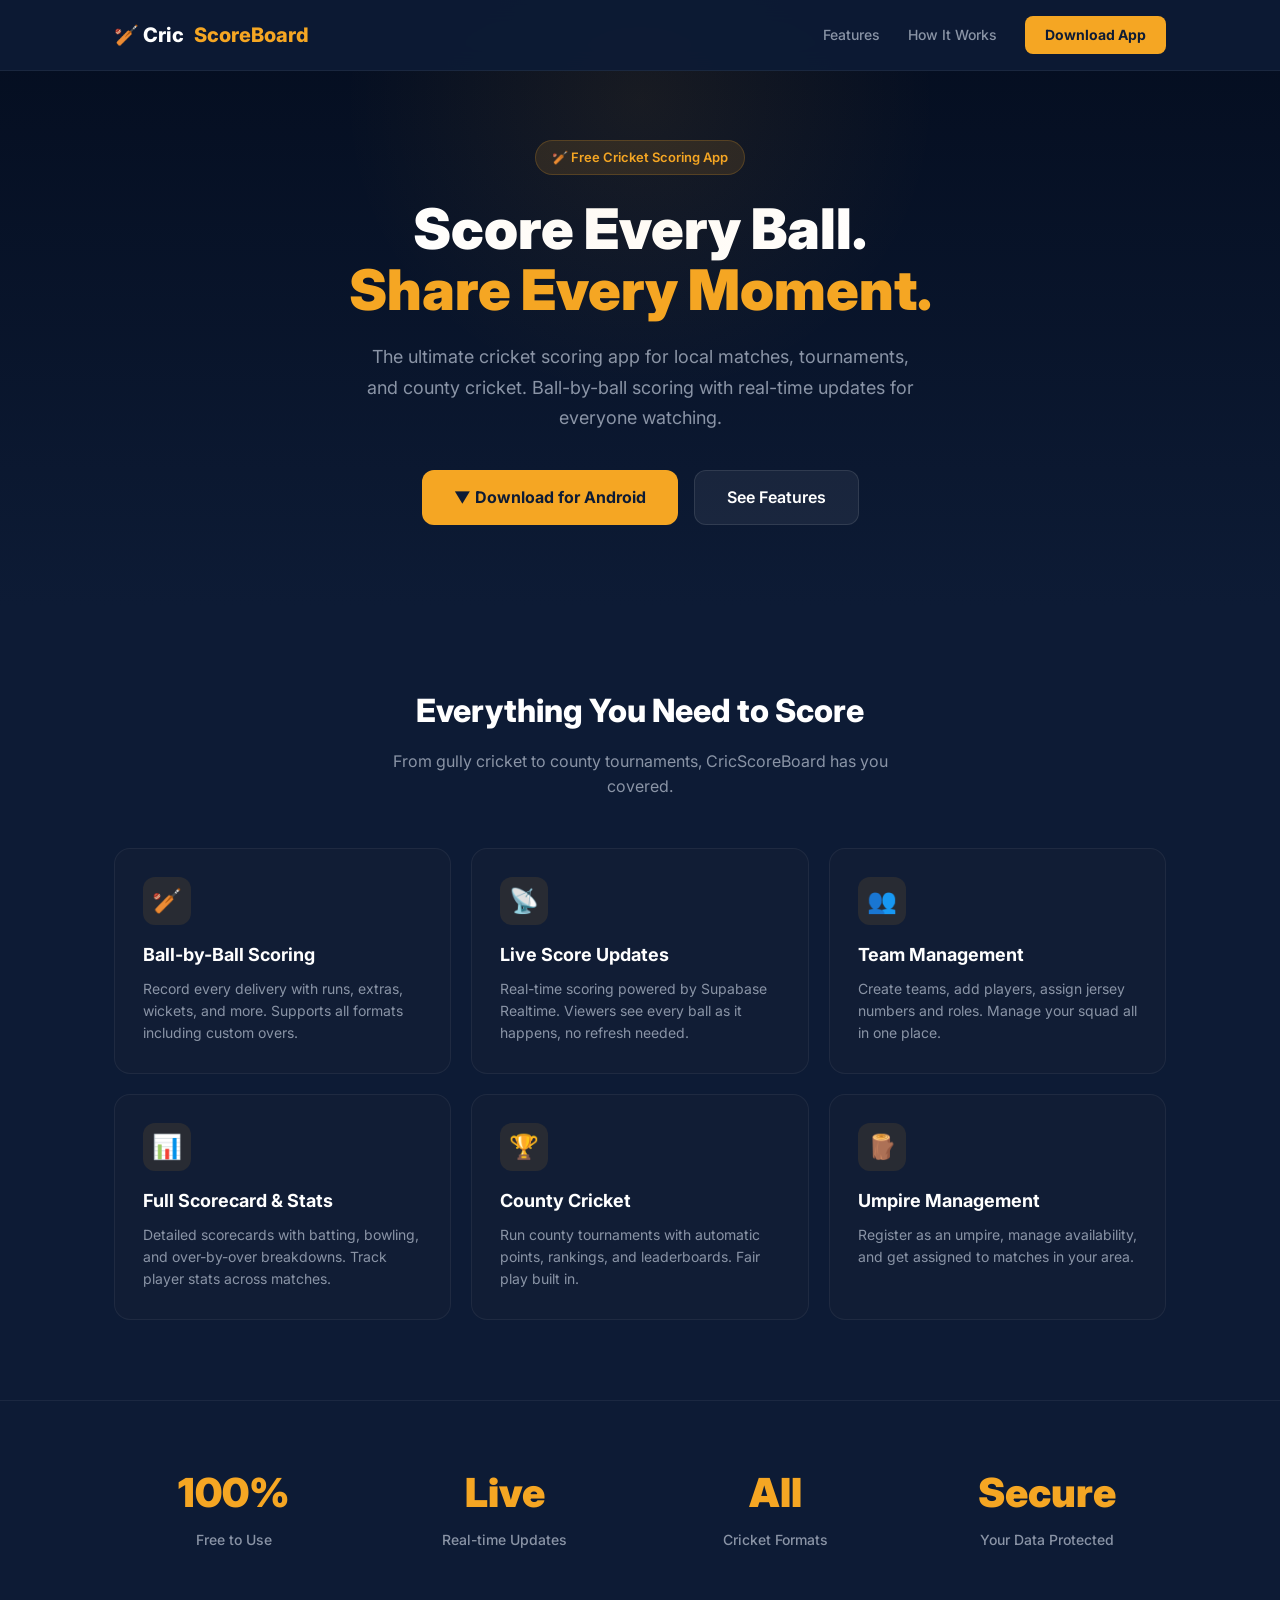
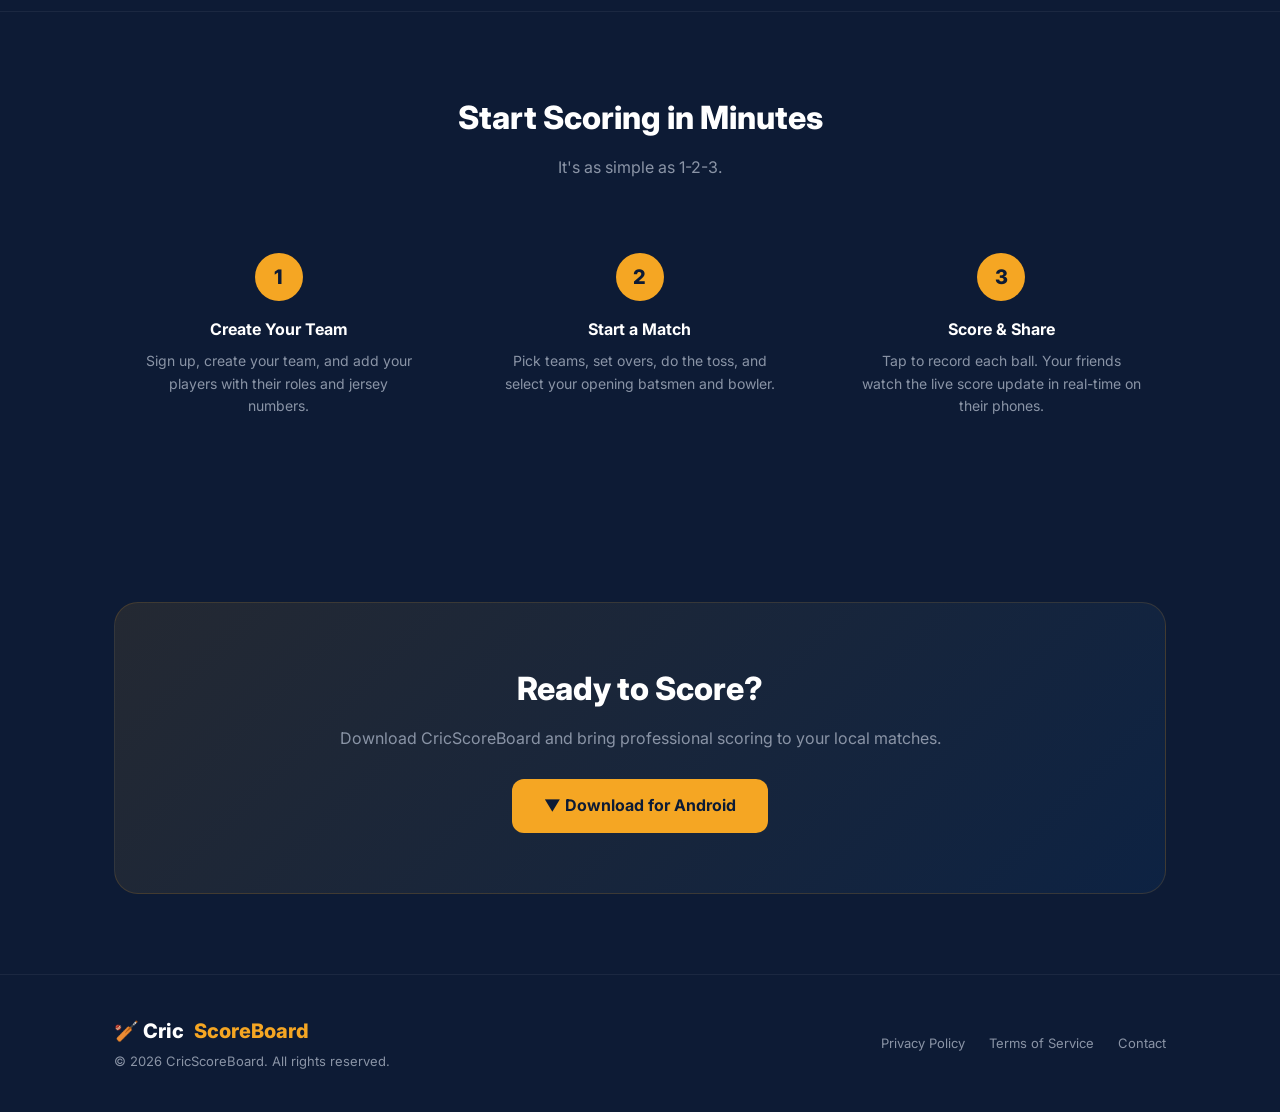
<file: index.html>
<!DOCTYPE html>
<html lang="en">
<head>
  <meta charset="UTF-8">
  <meta name="viewport" content="width=device-width, initial-scale=1.0">
  <title>CricScoreBoard - Live Cricket Scoring App</title>
  <meta name="description" content="Score cricket matches ball-by-ball, manage teams, track stats, and share live scores with CricScoreBoard.">
  <link rel="preconnect" href="https://fonts.googleapis.com">
  <link href="https://fonts.googleapis.com/css2?family=Inter:wght@400;500;600;700;800;900&display=swap" rel="stylesheet">
  <link rel="stylesheet" href="style.css">
  <link rel="icon" href="data:image/svg+xml,<svg xmlns='http://www.w3.org/2000/svg' viewBox='0 0 100 100'><text y='.9em' font-size='90'>&#127951;</text></svg>">
</head>
<body>

  <!-- Navigation -->
  <nav>
    <div class="container">
      <a href="/" class="nav-logo">&#127951; Cric<span>ScoreBoard</span></a>
      <div class="nav-links">
        <a href="#features">Features</a>
        <a href="#how-it-works">How It Works</a>
        <a href="#download" class="btn-download">Download App</a>
      </div>
    </div>
  </nav>

  <!-- Hero -->
  <section class="hero">
    <div class="container">
      <div class="hero-badge">&#127951; Free Cricket Scoring App</div>
      <h1>Score Every Ball.<br><span class="highlight">Share Every Moment.</span></h1>
      <p>The ultimate cricket scoring app for local matches, tournaments, and county cricket. Ball-by-ball scoring with real-time updates for everyone watching.</p>
      <div class="hero-buttons">
        <a href="#download" class="btn-primary">&#9660; Download for Android</a>
        <a href="#features" class="btn-secondary">See Features</a>
      </div>
    </div>
  </section>

  <!-- Features -->
  <section class="features" id="features">
    <div class="container">
      <div class="section-title">
        <h2>Everything You Need to Score</h2>
        <p>From gully cricket to county tournaments, CricScoreBoard has you covered.</p>
      </div>
      <div class="features-grid">
        <div class="feature-card">
          <div class="feature-icon">&#127951;</div>
          <h3>Ball-by-Ball Scoring</h3>
          <p>Record every delivery with runs, extras, wickets, and more. Supports all formats including custom overs.</p>
        </div>
        <div class="feature-card">
          <div class="feature-icon">&#128225;</div>
          <h3>Live Score Updates</h3>
          <p>Real-time scoring powered by Supabase Realtime. Viewers see every ball as it happens, no refresh needed.</p>
        </div>
        <div class="feature-card">
          <div class="feature-icon">&#128101;</div>
          <h3>Team Management</h3>
          <p>Create teams, add players, assign jersey numbers and roles. Manage your squad all in one place.</p>
        </div>
        <div class="feature-card">
          <div class="feature-icon">&#128202;</div>
          <h3>Full Scorecard & Stats</h3>
          <p>Detailed scorecards with batting, bowling, and over-by-over breakdowns. Track player stats across matches.</p>
        </div>
        <div class="feature-card">
          <div class="feature-icon">&#127942;</div>
          <h3>County Cricket</h3>
          <p>Run county tournaments with automatic points, rankings, and leaderboards. Fair play built in.</p>
        </div>
        <div class="feature-card">
          <div class="feature-icon">&#129717;</div>
          <h3>Umpire Management</h3>
          <p>Register as an umpire, manage availability, and get assigned to matches in your area.</p>
        </div>
      </div>
    </div>
  </section>

  <!-- Stats -->
  <section class="stats">
    <div class="container">
      <div class="stats-grid">
        <div class="stat-item">
          <h3>100%</h3>
          <p>Free to Use</p>
        </div>
        <div class="stat-item">
          <h3>Live</h3>
          <p>Real-time Updates</p>
        </div>
        <div class="stat-item">
          <h3>All</h3>
          <p>Cricket Formats</p>
        </div>
        <div class="stat-item">
          <h3>Secure</h3>
          <p>Your Data Protected</p>
        </div>
      </div>
    </div>
  </section>

  <!-- How it Works -->
  <section class="how-it-works" id="how-it-works">
    <div class="container">
      <div class="section-title">
        <h2>Start Scoring in Minutes</h2>
        <p>It's as simple as 1-2-3.</p>
      </div>
      <div class="steps">
        <div class="step">
          <div class="step-number">1</div>
          <h3>Create Your Team</h3>
          <p>Sign up, create your team, and add your players with their roles and jersey numbers.</p>
        </div>
        <div class="step">
          <div class="step-number">2</div>
          <h3>Start a Match</h3>
          <p>Pick teams, set overs, do the toss, and select your opening batsmen and bowler.</p>
        </div>
        <div class="step">
          <div class="step-number">3</div>
          <h3>Score & Share</h3>
          <p>Tap to record each ball. Your friends watch the live score update in real-time on their phones.</p>
        </div>
      </div>
    </div>
  </section>

  <!-- CTA / Download -->
  <section class="cta" id="download">
    <div class="container">
      <div class="cta-box">
        <h2>Ready to Score?</h2>
        <p>Download CricScoreBoard and bring professional scoring to your local matches.</p>
        <a href="#" class="btn-primary">&#9660; Download for Android</a>
      </div>
    </div>
  </section>

  <!-- Footer -->
  <footer>
    <div class="container">
      <div class="footer-left">
        <a href="/" class="nav-logo">&#127951; Cric<span>ScoreBoard</span></a>
        <p>&copy; 2026 CricScoreBoard. All rights reserved.</p>
      </div>
      <div class="footer-links">
        <a href="privacy.html">Privacy Policy</a>
        <a href="terms.html">Terms of Service</a>
        <a href="mailto:support@cricscoreboard.com">Contact</a>
      </div>
    </div>
  </footer>

</body>
</html>
</file>
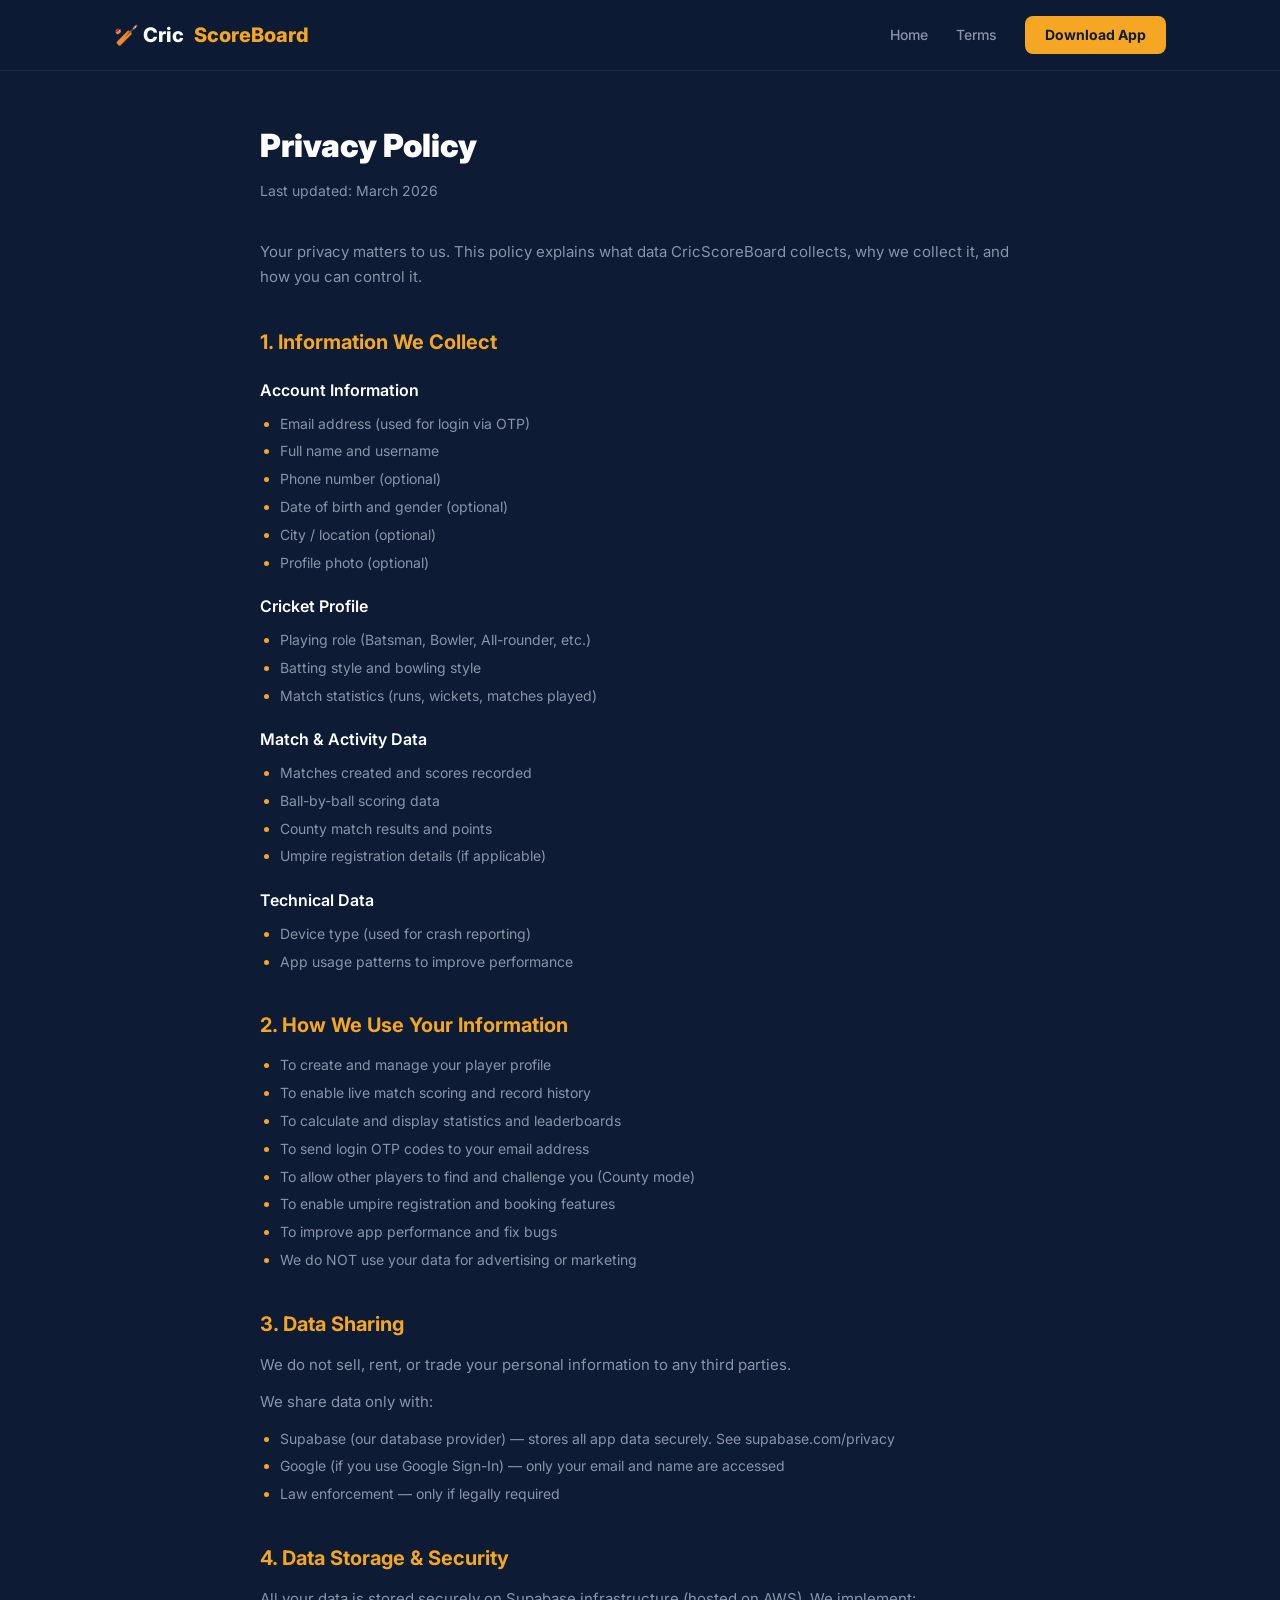
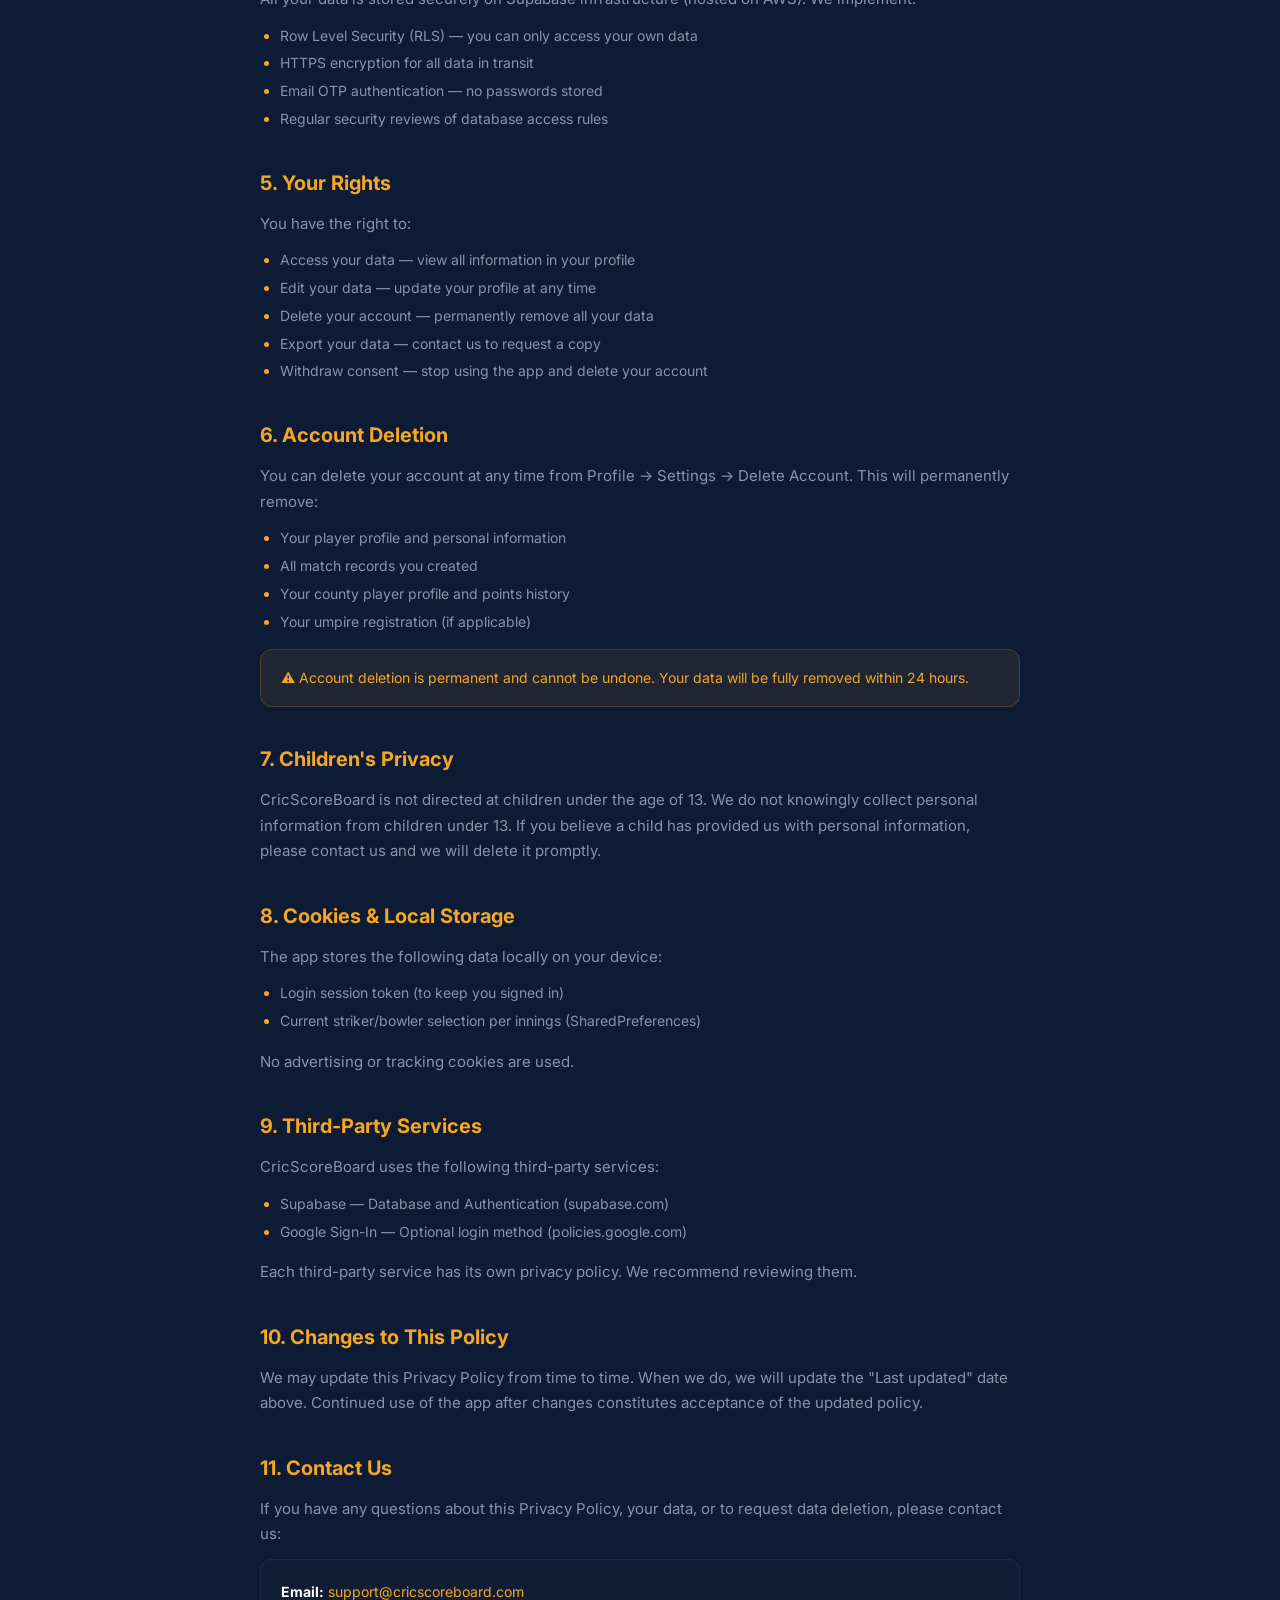
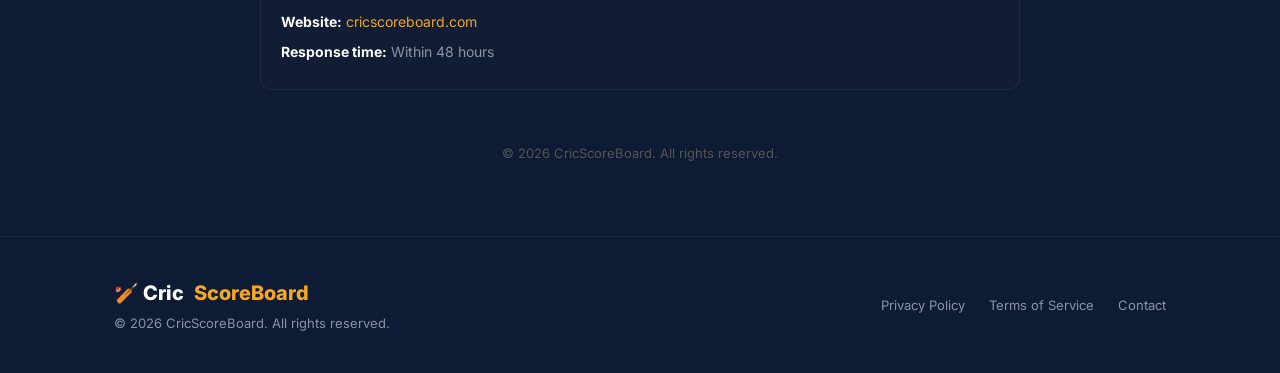
<file: privacy.html>
<!DOCTYPE html>
<html lang="en">
<head>
  <meta charset="UTF-8">
  <meta name="viewport" content="width=device-width, initial-scale=1.0">
  <title>Privacy Policy - CricScoreBoard</title>
  <meta name="description" content="CricScoreBoard Privacy Policy - How we collect, use, and protect your data.">
  <link rel="preconnect" href="https://fonts.googleapis.com">
  <link href="https://fonts.googleapis.com/css2?family=Inter:wght@400;500;600;700;800;900&display=swap" rel="stylesheet">
  <link rel="stylesheet" href="style.css">
  <link rel="icon" href="data:image/svg+xml,<svg xmlns='http://www.w3.org/2000/svg' viewBox='0 0 100 100'><text y='.9em' font-size='90'>&#127951;</text></svg>">
</head>
<body>

  <!-- Navigation -->
  <nav>
    <div class="container">
      <a href="/" class="nav-logo">&#127951; Cric<span>ScoreBoard</span></a>
      <div class="nav-links">
        <a href="/">Home</a>
        <a href="terms.html">Terms</a>
        <a href="#" class="btn-download">Download App</a>
      </div>
    </div>
  </nav>

  <!-- Content -->
  <div class="legal-page container">
    <h1>Privacy Policy</h1>
    <p class="updated">Last updated: March 2026</p>
    <p>Your privacy matters to us. This policy explains what data CricScoreBoard collects, why we collect it, and how you can control it.</p>

    <h2>1. Information We Collect</h2>

    <h3>Account Information</h3>
    <ul>
      <li>Email address (used for login via OTP)</li>
      <li>Full name and username</li>
      <li>Phone number (optional)</li>
      <li>Date of birth and gender (optional)</li>
      <li>City / location (optional)</li>
      <li>Profile photo (optional)</li>
    </ul>

    <h3>Cricket Profile</h3>
    <ul>
      <li>Playing role (Batsman, Bowler, All-rounder, etc.)</li>
      <li>Batting style and bowling style</li>
      <li>Match statistics (runs, wickets, matches played)</li>
    </ul>

    <h3>Match &amp; Activity Data</h3>
    <ul>
      <li>Matches created and scores recorded</li>
      <li>Ball-by-ball scoring data</li>
      <li>County match results and points</li>
      <li>Umpire registration details (if applicable)</li>
    </ul>

    <h3>Technical Data</h3>
    <ul>
      <li>Device type (used for crash reporting)</li>
      <li>App usage patterns to improve performance</li>
    </ul>

    <h2>2. How We Use Your Information</h2>
    <ul>
      <li>To create and manage your player profile</li>
      <li>To enable live match scoring and record history</li>
      <li>To calculate and display statistics and leaderboards</li>
      <li>To send login OTP codes to your email address</li>
      <li>To allow other players to find and challenge you (County mode)</li>
      <li>To enable umpire registration and booking features</li>
      <li>To improve app performance and fix bugs</li>
      <li>We do NOT use your data for advertising or marketing</li>
    </ul>

    <h2>3. Data Sharing</h2>
    <p>We do not sell, rent, or trade your personal information to any third parties.</p>
    <p>We share data only with:</p>
    <ul>
      <li>Supabase (our database provider) &mdash; stores all app data securely. See supabase.com/privacy</li>
      <li>Google (if you use Google Sign-In) &mdash; only your email and name are accessed</li>
      <li>Law enforcement &mdash; only if legally required</li>
    </ul>

    <h2>4. Data Storage &amp; Security</h2>
    <p>All your data is stored securely on Supabase infrastructure (hosted on AWS). We implement:</p>
    <ul>
      <li>Row Level Security (RLS) &mdash; you can only access your own data</li>
      <li>HTTPS encryption for all data in transit</li>
      <li>Email OTP authentication &mdash; no passwords stored</li>
      <li>Regular security reviews of database access rules</li>
    </ul>

    <h2>5. Your Rights</h2>
    <p>You have the right to:</p>
    <ul>
      <li>Access your data &mdash; view all information in your profile</li>
      <li>Edit your data &mdash; update your profile at any time</li>
      <li>Delete your account &mdash; permanently remove all your data</li>
      <li>Export your data &mdash; contact us to request a copy</li>
      <li>Withdraw consent &mdash; stop using the app and delete your account</li>
    </ul>

    <h2>6. Account Deletion</h2>
    <p>You can delete your account at any time from Profile &rarr; Settings &rarr; Delete Account. This will permanently remove:</p>
    <ul>
      <li>Your player profile and personal information</li>
      <li>All match records you created</li>
      <li>Your county player profile and points history</li>
      <li>Your umpire registration (if applicable)</li>
    </ul>
    <div class="warning-box">
      <p>&#9888;&#65039; Account deletion is permanent and cannot be undone. Your data will be fully removed within 24 hours.</p>
    </div>

    <h2>7. Children's Privacy</h2>
    <p>CricScoreBoard is not directed at children under the age of 13. We do not knowingly collect personal information from children under 13. If you believe a child has provided us with personal information, please contact us and we will delete it promptly.</p>

    <h2>8. Cookies &amp; Local Storage</h2>
    <p>The app stores the following data locally on your device:</p>
    <ul>
      <li>Login session token (to keep you signed in)</li>
      <li>Current striker/bowler selection per innings (SharedPreferences)</li>
    </ul>
    <p>No advertising or tracking cookies are used.</p>

    <h2>9. Third-Party Services</h2>
    <p>CricScoreBoard uses the following third-party services:</p>
    <ul>
      <li>Supabase &mdash; Database and Authentication (supabase.com)</li>
      <li>Google Sign-In &mdash; Optional login method (policies.google.com)</li>
    </ul>
    <p>Each third-party service has its own privacy policy. We recommend reviewing them.</p>

    <h2>10. Changes to This Policy</h2>
    <p>We may update this Privacy Policy from time to time. When we do, we will update the "Last updated" date above. Continued use of the app after changes constitutes acceptance of the updated policy.</p>

    <h2>11. Contact Us</h2>
    <p>If you have any questions about this Privacy Policy, your data, or to request data deletion, please contact us:</p>
    <div class="contact-box">
      <p><strong>Email:</strong> <a href="mailto:support@cricscoreboard.com">support@cricscoreboard.com</a></p>
      <p><strong>Website:</strong> <a href="https://cricscoreboard.com">cricscoreboard.com</a></p>
      <p><strong>Response time:</strong> Within 48 hours</p>
    </div>

    <br><br>
    <p style="text-align:center; color: #555; font-size: 13px;">&copy; 2026 CricScoreBoard. All rights reserved.</p>
  </div>

  <!-- Footer -->
  <footer>
    <div class="container">
      <div class="footer-left">
        <a href="/" class="nav-logo">&#127951; Cric<span>ScoreBoard</span></a>
        <p>&copy; 2026 CricScoreBoard. All rights reserved.</p>
      </div>
      <div class="footer-links">
        <a href="privacy.html">Privacy Policy</a>
        <a href="terms.html">Terms of Service</a>
        <a href="mailto:support@cricscoreboard.com">Contact</a>
      </div>
    </div>
  </footer>

</body>
</html>
</file>
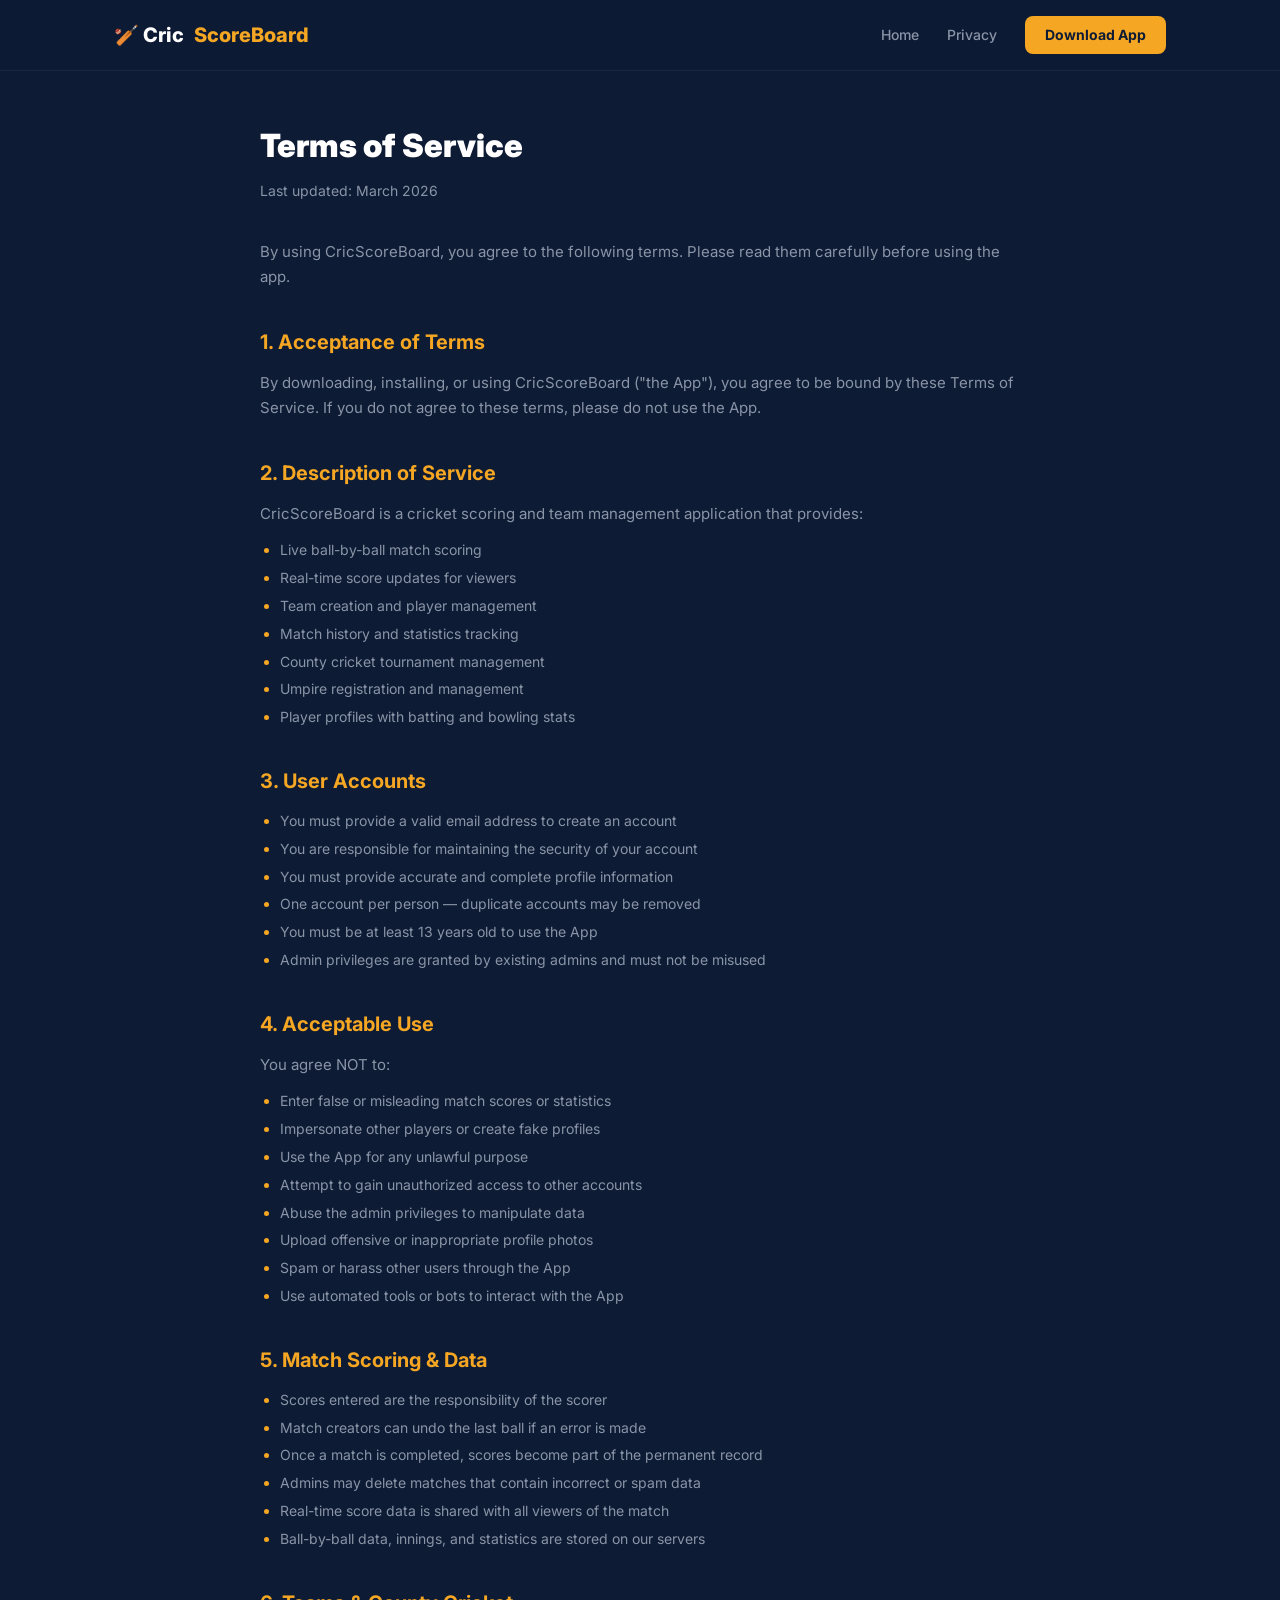
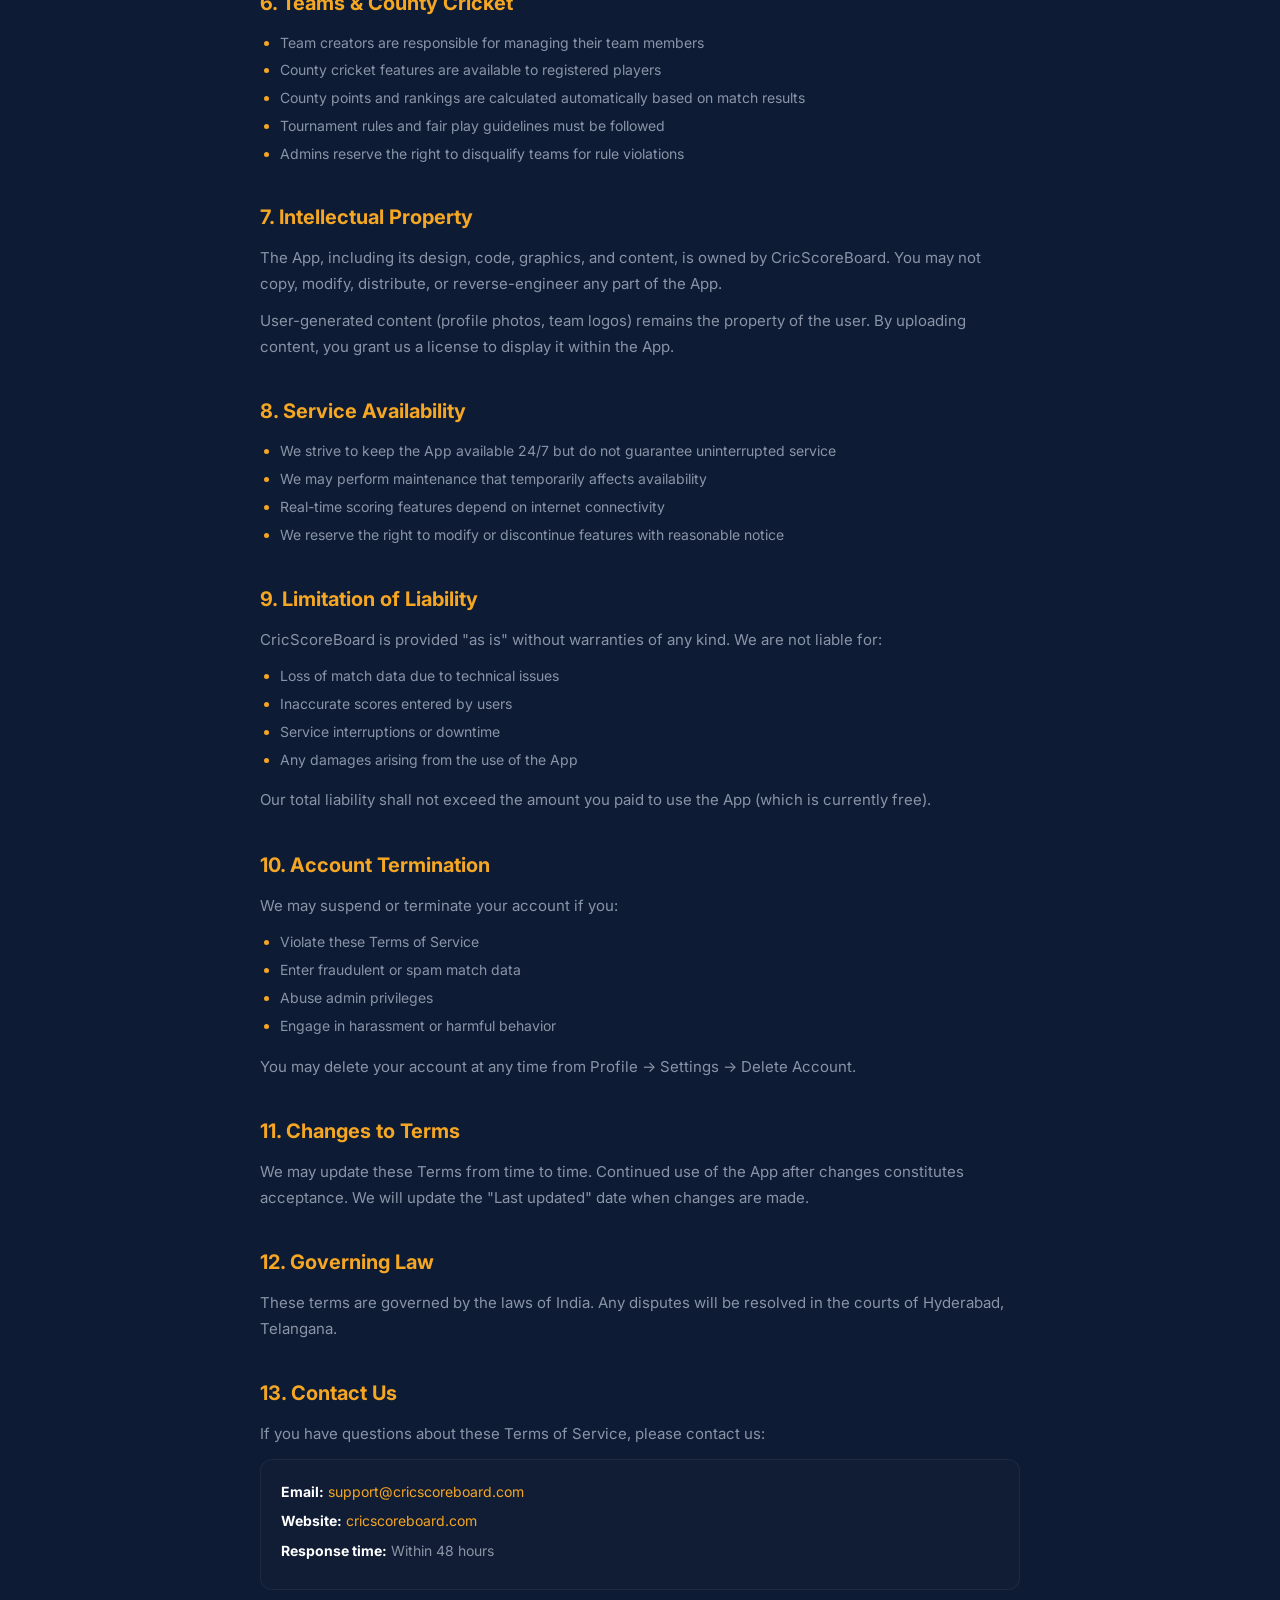
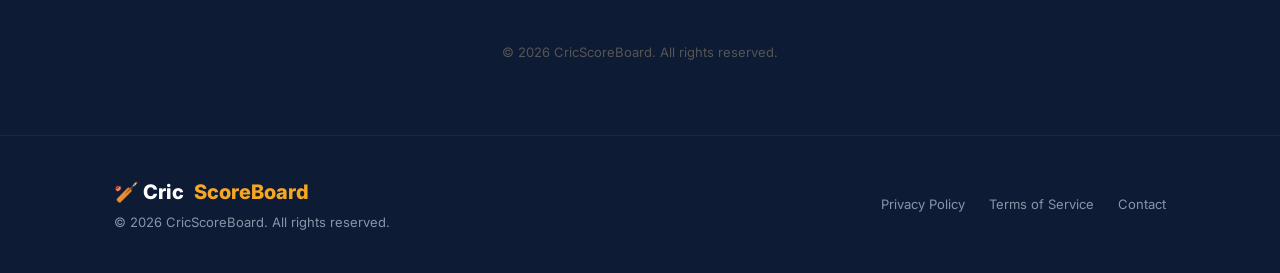
<file: terms.html>
<!DOCTYPE html>
<html lang="en">
<head>
  <meta charset="UTF-8">
  <meta name="viewport" content="width=device-width, initial-scale=1.0">
  <title>Terms of Service - CricScoreBoard</title>
  <meta name="description" content="CricScoreBoard Terms of Service - Rules and guidelines for using our cricket scoring app.">
  <link rel="preconnect" href="https://fonts.googleapis.com">
  <link href="https://fonts.googleapis.com/css2?family=Inter:wght@400;500;600;700;800;900&display=swap" rel="stylesheet">
  <link rel="stylesheet" href="style.css">
  <link rel="icon" href="data:image/svg+xml,<svg xmlns='http://www.w3.org/2000/svg' viewBox='0 0 100 100'><text y='.9em' font-size='90'>&#127951;</text></svg>">
</head>
<body>

  <!-- Navigation -->
  <nav>
    <div class="container">
      <a href="/" class="nav-logo">&#127951; Cric<span>ScoreBoard</span></a>
      <div class="nav-links">
        <a href="/">Home</a>
        <a href="privacy.html">Privacy</a>
        <a href="#" class="btn-download">Download App</a>
      </div>
    </div>
  </nav>

  <!-- Content -->
  <div class="legal-page container">
    <h1>Terms of Service</h1>
    <p class="updated">Last updated: March 2026</p>
    <p>By using CricScoreBoard, you agree to the following terms. Please read them carefully before using the app.</p>

    <h2>1. Acceptance of Terms</h2>
    <p>By downloading, installing, or using CricScoreBoard ("the App"), you agree to be bound by these Terms of Service. If you do not agree to these terms, please do not use the App.</p>

    <h2>2. Description of Service</h2>
    <p>CricScoreBoard is a cricket scoring and team management application that provides:</p>
    <ul>
      <li>Live ball-by-ball match scoring</li>
      <li>Real-time score updates for viewers</li>
      <li>Team creation and player management</li>
      <li>Match history and statistics tracking</li>
      <li>County cricket tournament management</li>
      <li>Umpire registration and management</li>
      <li>Player profiles with batting and bowling stats</li>
    </ul>

    <h2>3. User Accounts</h2>
    <ul>
      <li>You must provide a valid email address to create an account</li>
      <li>You are responsible for maintaining the security of your account</li>
      <li>You must provide accurate and complete profile information</li>
      <li>One account per person &mdash; duplicate accounts may be removed</li>
      <li>You must be at least 13 years old to use the App</li>
      <li>Admin privileges are granted by existing admins and must not be misused</li>
    </ul>

    <h2>4. Acceptable Use</h2>
    <p>You agree NOT to:</p>
    <ul>
      <li>Enter false or misleading match scores or statistics</li>
      <li>Impersonate other players or create fake profiles</li>
      <li>Use the App for any unlawful purpose</li>
      <li>Attempt to gain unauthorized access to other accounts</li>
      <li>Abuse the admin privileges to manipulate data</li>
      <li>Upload offensive or inappropriate profile photos</li>
      <li>Spam or harass other users through the App</li>
      <li>Use automated tools or bots to interact with the App</li>
    </ul>

    <h2>5. Match Scoring &amp; Data</h2>
    <ul>
      <li>Scores entered are the responsibility of the scorer</li>
      <li>Match creators can undo the last ball if an error is made</li>
      <li>Once a match is completed, scores become part of the permanent record</li>
      <li>Admins may delete matches that contain incorrect or spam data</li>
      <li>Real-time score data is shared with all viewers of the match</li>
      <li>Ball-by-ball data, innings, and statistics are stored on our servers</li>
    </ul>

    <h2>6. Teams &amp; County Cricket</h2>
    <ul>
      <li>Team creators are responsible for managing their team members</li>
      <li>County cricket features are available to registered players</li>
      <li>County points and rankings are calculated automatically based on match results</li>
      <li>Tournament rules and fair play guidelines must be followed</li>
      <li>Admins reserve the right to disqualify teams for rule violations</li>
    </ul>

    <h2>7. Intellectual Property</h2>
    <p>The App, including its design, code, graphics, and content, is owned by CricScoreBoard. You may not copy, modify, distribute, or reverse-engineer any part of the App.</p>
    <p>User-generated content (profile photos, team logos) remains the property of the user. By uploading content, you grant us a license to display it within the App.</p>

    <h2>8. Service Availability</h2>
    <ul>
      <li>We strive to keep the App available 24/7 but do not guarantee uninterrupted service</li>
      <li>We may perform maintenance that temporarily affects availability</li>
      <li>Real-time scoring features depend on internet connectivity</li>
      <li>We reserve the right to modify or discontinue features with reasonable notice</li>
    </ul>

    <h2>9. Limitation of Liability</h2>
    <p>CricScoreBoard is provided "as is" without warranties of any kind. We are not liable for:</p>
    <ul>
      <li>Loss of match data due to technical issues</li>
      <li>Inaccurate scores entered by users</li>
      <li>Service interruptions or downtime</li>
      <li>Any damages arising from the use of the App</li>
    </ul>
    <p>Our total liability shall not exceed the amount you paid to use the App (which is currently free).</p>

    <h2>10. Account Termination</h2>
    <p>We may suspend or terminate your account if you:</p>
    <ul>
      <li>Violate these Terms of Service</li>
      <li>Enter fraudulent or spam match data</li>
      <li>Abuse admin privileges</li>
      <li>Engage in harassment or harmful behavior</li>
    </ul>
    <p>You may delete your account at any time from Profile &rarr; Settings &rarr; Delete Account.</p>

    <h2>11. Changes to Terms</h2>
    <p>We may update these Terms from time to time. Continued use of the App after changes constitutes acceptance. We will update the "Last updated" date when changes are made.</p>

    <h2>12. Governing Law</h2>
    <p>These terms are governed by the laws of India. Any disputes will be resolved in the courts of Hyderabad, Telangana.</p>

    <h2>13. Contact Us</h2>
    <p>If you have questions about these Terms of Service, please contact us:</p>
    <div class="contact-box">
      <p><strong>Email:</strong> <a href="mailto:support@cricscoreboard.com">support@cricscoreboard.com</a></p>
      <p><strong>Website:</strong> <a href="https://cricscoreboard.com">cricscoreboard.com</a></p>
      <p><strong>Response time:</strong> Within 48 hours</p>
    </div>

    <br><br>
    <p style="text-align:center; color: #555; font-size: 13px;">&copy; 2026 CricScoreBoard. All rights reserved.</p>
  </div>

  <!-- Footer -->
  <footer>
    <div class="container">
      <div class="footer-left">
        <a href="/" class="nav-logo">&#127951; Cric<span>ScoreBoard</span></a>
        <p>&copy; 2026 CricScoreBoard. All rights reserved.</p>
      </div>
      <div class="footer-links">
        <a href="privacy.html">Privacy Policy</a>
        <a href="terms.html">Terms of Service</a>
        <a href="mailto:support@cricscoreboard.com">Contact</a>
      </div>
    </div>
  </footer>

</body>
</html>
</file>
<file: style.css>
/* ── Reset & Base ──────────────────────────────────────────── */
*, *::before, *::after { margin: 0; padding: 0; box-sizing: border-box; }

:root {
  --primary: #F5A623;
  --bg-dark: #0D1B35;
  --bg-darker: #040D1F;
  --blue: #1565C0;
  --white: #ffffff;
  --gray: #8A94A6;
  --light-bg: #F7F8FA;
  --card-bg: #111D35;
  --radius: 16px;
}

html { scroll-behavior: smooth; }

body {
  font-family: 'Inter', -apple-system, BlinkMacSystemFont, sans-serif;
  color: var(--white);
  background: var(--bg-dark);
  line-height: 1.6;
  -webkit-font-smoothing: antialiased;
}

a { color: var(--primary); text-decoration: none; }
a:hover { text-decoration: underline; }

.container {
  max-width: 1100px;
  margin: 0 auto;
  padding: 0 24px;
}

/* ── Navigation ──────────────────────────────────────────── */
nav {
  position: fixed;
  top: 0;
  left: 0;
  right: 0;
  z-index: 100;
  background: rgba(13, 27, 53, 0.95);
  backdrop-filter: blur(12px);
  border-bottom: 1px solid rgba(255,255,255,0.06);
  padding: 16px 0;
}

nav .container {
  display: flex;
  align-items: center;
  justify-content: space-between;
}

.nav-logo {
  display: flex;
  align-items: center;
  gap: 10px;
  font-size: 20px;
  font-weight: 800;
  color: var(--white);
  text-decoration: none;
}

.nav-logo span { color: var(--primary); }

.nav-links { display: flex; gap: 28px; align-items: center; }

.nav-links a {
  color: var(--gray);
  font-size: 14px;
  font-weight: 500;
  transition: color 0.2s;
}

.nav-links a:hover { color: var(--white); text-decoration: none; }

.nav-links .btn-download {
  background: var(--primary);
  color: var(--bg-dark);
  padding: 8px 20px;
  border-radius: 8px;
  font-weight: 700;
  font-size: 14px;
  transition: opacity 0.2s;
}

.nav-links .btn-download:hover { opacity: 0.9; }

/* ── Hero ──────────────────────────────────────────── */
.hero {
  padding: 140px 0 80px;
  text-align: center;
  background: linear-gradient(180deg, var(--bg-darker) 0%, var(--bg-dark) 100%);
  position: relative;
  overflow: hidden;
}

.hero::before {
  content: '';
  position: absolute;
  top: -200px;
  left: 50%;
  transform: translateX(-50%);
  width: 600px;
  height: 600px;
  background: radial-gradient(circle, rgba(245,166,35,0.08) 0%, transparent 70%);
  pointer-events: none;
}

.hero-badge {
  display: inline-block;
  background: rgba(245,166,35,0.12);
  color: var(--primary);
  font-size: 13px;
  font-weight: 600;
  padding: 6px 16px;
  border-radius: 20px;
  margin-bottom: 24px;
  border: 1px solid rgba(245,166,35,0.2);
}

.hero h1 {
  font-size: clamp(36px, 6vw, 56px);
  font-weight: 900;
  line-height: 1.1;
  margin-bottom: 20px;
}

.hero h1 .highlight { color: var(--primary); }

.hero p {
  font-size: 18px;
  color: var(--gray);
  max-width: 560px;
  margin: 0 auto 36px;
  line-height: 1.7;
}

.hero-buttons {
  display: flex;
  gap: 16px;
  justify-content: center;
  flex-wrap: wrap;
}

.btn-primary {
  display: inline-flex;
  align-items: center;
  gap: 8px;
  background: var(--primary);
  color: var(--bg-dark);
  padding: 14px 32px;
  border-radius: 12px;
  font-weight: 700;
  font-size: 16px;
  transition: transform 0.2s, opacity 0.2s;
  border: none;
  cursor: pointer;
}

.btn-primary:hover { transform: translateY(-2px); opacity: 0.95; text-decoration: none; }

.btn-secondary {
  display: inline-flex;
  align-items: center;
  gap: 8px;
  background: rgba(255,255,255,0.06);
  color: var(--white);
  padding: 14px 32px;
  border-radius: 12px;
  font-weight: 600;
  font-size: 16px;
  border: 1px solid rgba(255,255,255,0.1);
  transition: background 0.2s;
  cursor: pointer;
}

.btn-secondary:hover { background: rgba(255,255,255,0.1); text-decoration: none; }

/* ── Features ──────────────────────────────────────────── */
.features {
  padding: 80px 0;
}

.section-title {
  text-align: center;
  margin-bottom: 48px;
}

.section-title h2 {
  font-size: 32px;
  font-weight: 800;
  margin-bottom: 12px;
}

.section-title p {
  color: var(--gray);
  font-size: 16px;
  max-width: 500px;
  margin: 0 auto;
}

.features-grid {
  display: grid;
  grid-template-columns: repeat(auto-fit, minmax(300px, 1fr));
  gap: 20px;
}

.feature-card {
  background: var(--card-bg);
  border: 1px solid rgba(255,255,255,0.06);
  border-radius: var(--radius);
  padding: 28px;
  transition: transform 0.2s, border-color 0.2s;
}

.feature-card:hover {
  transform: translateY(-4px);
  border-color: rgba(245,166,35,0.2);
}

.feature-icon {
  width: 48px;
  height: 48px;
  border-radius: 12px;
  display: flex;
  align-items: center;
  justify-content: center;
  font-size: 24px;
  margin-bottom: 16px;
  background: rgba(245,166,35,0.1);
}

.feature-card h3 {
  font-size: 18px;
  font-weight: 700;
  margin-bottom: 8px;
}

.feature-card p {
  color: var(--gray);
  font-size: 14px;
  line-height: 1.6;
}

/* ── Stats ──────────────────────────────────────────── */
.stats {
  padding: 60px 0;
  border-top: 1px solid rgba(255,255,255,0.06);
  border-bottom: 1px solid rgba(255,255,255,0.06);
}

.stats-grid {
  display: grid;
  grid-template-columns: repeat(auto-fit, minmax(200px, 1fr));
  gap: 32px;
  text-align: center;
}

.stat-item h3 {
  font-size: 40px;
  font-weight: 900;
  color: var(--primary);
  margin-bottom: 4px;
}

.stat-item p {
  color: var(--gray);
  font-size: 14px;
  font-weight: 500;
}

/* ── How it Works ──────────────────────────────────────── */
.how-it-works {
  padding: 80px 0;
}

.steps {
  display: grid;
  grid-template-columns: repeat(auto-fit, minmax(220px, 1fr));
  gap: 32px;
  margin-top: 48px;
}

.step {
  text-align: center;
  padding: 24px;
}

.step-number {
  width: 48px;
  height: 48px;
  border-radius: 50%;
  background: var(--primary);
  color: var(--bg-dark);
  font-size: 20px;
  font-weight: 800;
  display: flex;
  align-items: center;
  justify-content: center;
  margin: 0 auto 16px;
}

.step h3 {
  font-size: 16px;
  font-weight: 700;
  margin-bottom: 8px;
}

.step p {
  color: var(--gray);
  font-size: 14px;
}

/* ── CTA ──────────────────────────────────────────── */
.cta {
  padding: 80px 0;
  text-align: center;
}

.cta-box {
  background: linear-gradient(135deg, rgba(245,166,35,0.1) 0%, rgba(21,101,192,0.1) 100%);
  border: 1px solid rgba(245,166,35,0.15);
  border-radius: 24px;
  padding: 60px 40px;
}

.cta-box h2 {
  font-size: 32px;
  font-weight: 800;
  margin-bottom: 12px;
}

.cta-box p {
  color: var(--gray);
  font-size: 16px;
  margin-bottom: 28px;
}

/* ── Footer ──────────────────────────────────────────── */
footer {
  border-top: 1px solid rgba(255,255,255,0.06);
  padding: 40px 0;
}

footer .container {
  display: flex;
  justify-content: space-between;
  align-items: center;
  flex-wrap: wrap;
  gap: 20px;
}

.footer-left p {
  color: var(--gray);
  font-size: 13px;
  margin-top: 4px;
}

.footer-links {
  display: flex;
  gap: 24px;
}

.footer-links a {
  color: var(--gray);
  font-size: 13px;
  transition: color 0.2s;
}

.footer-links a:hover { color: var(--white); }

/* ── Legal Pages ──────────────────────────────────────── */
.legal-page {
  padding: 120px 0 60px;
  max-width: 760px;
  margin: 0 auto;
}

.legal-page h1 {
  font-size: 32px;
  font-weight: 900;
  margin-bottom: 8px;
}

.legal-page .updated {
  color: var(--gray);
  font-size: 14px;
  margin-bottom: 36px;
}

.legal-page h2 {
  font-size: 20px;
  font-weight: 700;
  margin-top: 36px;
  margin-bottom: 12px;
  color: var(--primary);
}

.legal-page h3 {
  font-size: 16px;
  font-weight: 600;
  margin-top: 20px;
  margin-bottom: 8px;
  color: var(--white);
}

.legal-page p {
  color: var(--gray);
  font-size: 15px;
  margin-bottom: 12px;
  line-height: 1.7;
}

.legal-page ul {
  list-style: none;
  padding: 0;
  margin-bottom: 16px;
}

.legal-page ul li {
  color: var(--gray);
  font-size: 14px;
  line-height: 1.7;
  padding-left: 20px;
  position: relative;
  margin-bottom: 4px;
}

.legal-page ul li::before {
  content: '';
  width: 5px;
  height: 5px;
  border-radius: 50%;
  background: var(--primary);
  position: absolute;
  left: 4px;
  top: 10px;
}

.legal-page .warning-box {
  background: rgba(245,166,35,0.08);
  border: 1px solid rgba(245,166,35,0.2);
  border-radius: 12px;
  padding: 16px 20px;
  margin: 16px 0;
}

.legal-page .warning-box p {
  color: var(--primary);
  font-size: 14px;
  margin: 0;
}

.legal-page .contact-box {
  background: var(--card-bg);
  border: 1px solid rgba(255,255,255,0.06);
  border-radius: 12px;
  padding: 20px;
  margin-top: 12px;
}

.legal-page .contact-box p {
  margin-bottom: 6px;
  font-size: 14px;
}

.legal-page .contact-box strong {
  color: var(--white);
}

/* ── Responsive ──────────────────────────────────────── */
@media (max-width: 768px) {
  .nav-links a:not(.btn-download) { display: none; }
  .hero { padding: 120px 0 60px; }
  .hero h1 { font-size: 32px; }
  .cta-box { padding: 40px 24px; }
  footer .container { flex-direction: column; text-align: center; }
  .footer-links { justify-content: center; }
  .legal-page { padding: 100px 24px 40px; }
}
</file>
